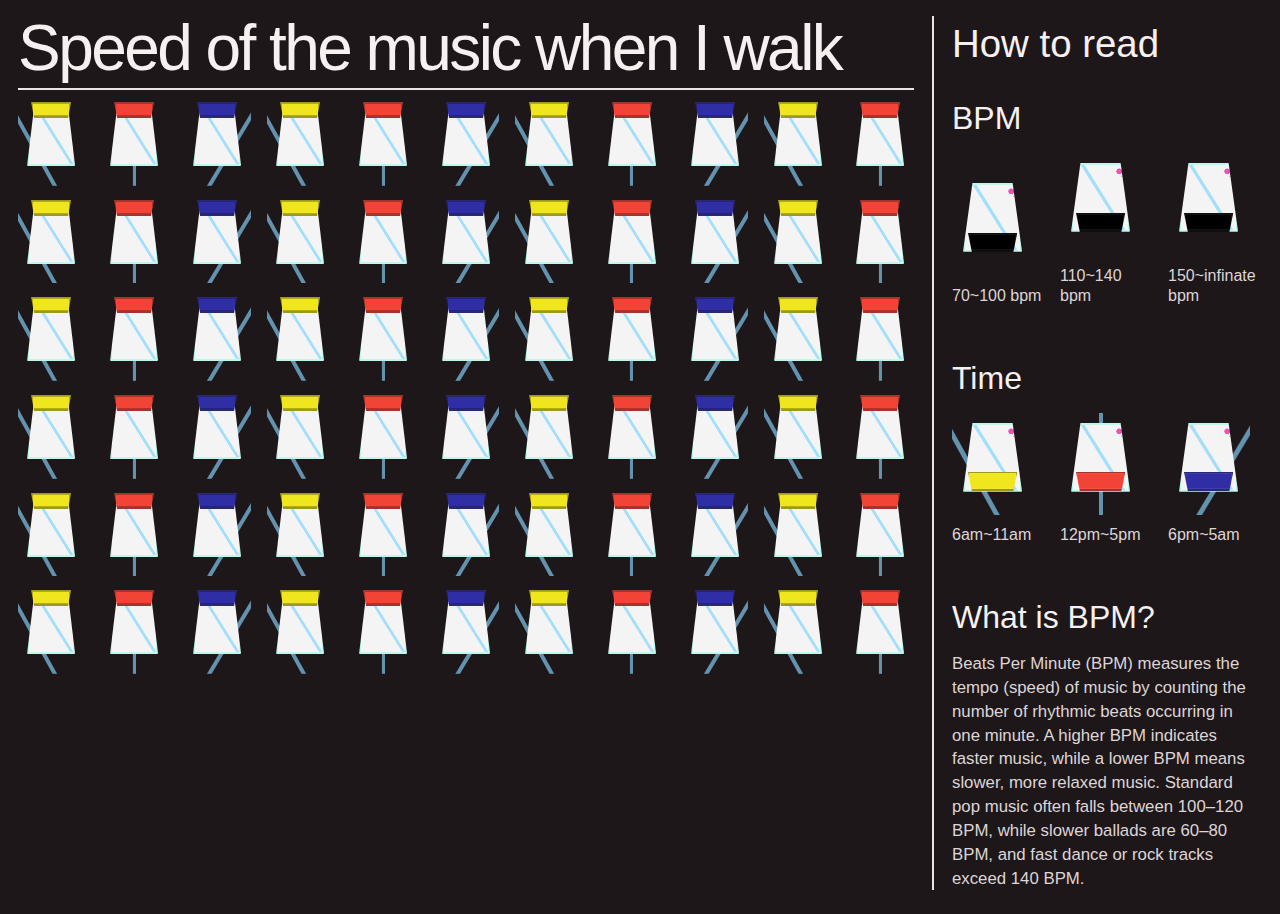
<file: index.html>
<!DOCTYPE html>
<html lang="ko">
<head>
  <meta charset="UTF-8" />
  <meta name="viewport" content="width=device-width, initial-scale=1.0" />
  <title>Speed of the music when I walk</title>
  <link rel="stylesheet" href="styles.css" />
</head>
<body class="poster-page">
  <main class="poster-shell">
    <section class="poster-left">
      <header class="hero">
        <h1>Speed of the music when I walk</h1>
      </header>

      <section class="icon-grid" aria-label="BPM walking music icons">
        <!-- Row 1 -->
        <a class="icon-card yellow" href="motion.html?color=yellow&date=02/27&motion=sway-left" aria-label="02/27 yellow icon"></a>
        <a class="icon-card red" href="motion.html?color=red&date=02/27&motion=bounce" aria-label="02/27 red icon"></a>
        <a class="icon-card blue" href="motion.html?color=blue&date=02/28&motion=sway-right" aria-label="02/28 blue icon"></a>
        <a class="icon-card yellow" href="motion.html?color=yellow&date=03/01&motion=sway-left"></a>
        <a class="icon-card red" href="motion.html?color=red&date=03/01&motion=bounce"></a>
        <a class="icon-card blue" href="motion.html?color=blue&date=03/01&motion=sway-right"></a>
        <a class="icon-card yellow" href="motion.html?color=yellow&date=03/01&motion=sway-left"></a>
        <a class="icon-card red" href="motion.html?color=red&date=03/02&motion=bounce"></a>
        <a class="icon-card blue" href="motion.html?color=blue&date=03/02&motion=sway-right"></a>
        <a class="icon-card yellow" href="motion.html?color=yellow&date=03/03&motion=sway-left"></a>
        <a class="icon-card red" href="motion.html?color=red&date=03/03&motion=bounce"></a>

        <!-- Row 2 -->
        <a class="icon-card yellow" href="motion.html?color=yellow&date=03/03&motion=sway-left"></a>
        <a class="icon-card red" href="motion.html?color=red&date=03/04&motion=bounce"></a>
        <a class="icon-card blue" href="motion.html?color=blue&date=03/04&motion=sway-right"></a>
        <a class="icon-card yellow" href="motion.html?color=yellow&date=03/04&motion=sway-left"></a>
        <a class="icon-card red" href="motion.html?color=red&date=03/04&motion=bounce"></a>
        <a class="icon-card blue" href="motion.html?color=blue&date=03/05&motion=sway-right"></a>
        <a class="icon-card yellow" href="motion.html?color=yellow&date=03/05&motion=sway-left"></a>
        <a class="icon-card red" href="motion.html?color=red&date=03/05&motion=bounce"></a>
        <a class="icon-card blue" href="motion.html?color=blue&date=03/05&motion=sway-right"></a>
        <a class="icon-card yellow" href="motion.html?color=yellow&date=02/27&motion=sway-left"></a>
        <a class="icon-card red" href="motion.html?color=red&date=02/27&motion=bounce"></a>

        <!-- Row 3 -->
        <a class="icon-card yellow" href="motion.html?color=yellow&date=02/27&motion=sway-left"></a>
        <a class="icon-card red" href="motion.html?color=red&date=02/27&motion=bounce"></a>
        <a class="icon-card blue" href="motion.html?color=blue&date=02/27&motion=sway-right"></a>
        <a class="icon-card yellow" href="motion.html?color=yellow&date=02/27&motion=sway-left"></a>
        <a class="icon-card red" href="motion.html?color=red&date=02/27&motion=bounce"></a>
        <a class="icon-card blue" href="motion.html?color=blue&date=02/27&motion=sway-right"></a>
        <a class="icon-card yellow" href="motion.html?color=yellow&date=02/27&motion=sway-left"></a>
        <a class="icon-card red" href="motion.html?color=red&date=02/27&motion=bounce"></a>
        <a class="icon-card blue" href="motion.html?color=blue&date=02/27&motion=sway-right"></a>
        <a class="icon-card yellow" href="motion.html?color=yellow&date=02/27&motion=sway-left"></a>
        <a class="icon-card red" href="motion.html?color=red&date=02/27&motion=bounce"></a>

        <!-- Row 4 -->
        <a class="icon-card yellow" href="motion.html?color=yellow&date=02/27&motion=sway-left"></a>
        <a class="icon-card red" href="motion.html?color=red&date=02/27&motion=bounce"></a>
        <a class="icon-card blue" href="motion.html?color=blue&date=02/27&motion=sway-right"></a>
        <a class="icon-card yellow" href="motion.html?color=yellow&date=02/27&motion=sway-left"></a>
        <a class="icon-card red" href="motion.html?color=red&date=02/27&motion=bounce"></a>
        <a class="icon-card blue" href="motion.html?color=blue&date=02/27&motion=sway-right"></a>
        <a class="icon-card yellow" href="motion.html?color=yellow&date=02/27&motion=sway-left"></a>
        <a class="icon-card red" href="motion.html?color=red&date=02/27&motion=bounce"></a>
        <a class="icon-card blue" href="motion.html?color=blue&date=02/27&motion=sway-right"></a>
        <a class="icon-card yellow" href="motion.html?color=yellow&date=02/27&motion=sway-left"></a>
        <a class="icon-card red" href="motion.html?color=red&date=02/27&motion=bounce"></a>

        <!-- Row 5 -->
        <a class="icon-card yellow" href="motion.html?color=yellow&date=02/27&motion=sway-left"></a>
        <a class="icon-card red" href="motion.html?color=red&date=02/27&motion=bounce"></a>
        <a class="icon-card blue" href="motion.html?color=blue&date=02/27&motion=sway-right"></a>
        <a class="icon-card yellow" href="motion.html?color=yellow&date=02/27&motion=sway-left"></a>
        <a class="icon-card red" href="motion.html?color=red&date=02/27&motion=bounce"></a>
        <a class="icon-card blue" href="motion.html?color=blue&date=02/27&motion=sway-right"></a>
        <a class="icon-card yellow" href="motion.html?color=yellow&date=02/27&motion=sway-left"></a>
        <a class="icon-card red" href="motion.html?color=red&date=02/27&motion=bounce"></a>
        <a class="icon-card blue" href="motion.html?color=blue&date=02/27&motion=sway-right"></a>
        <a class="icon-card yellow" href="motion.html?color=yellow&date=02/27&motion=sway-left"></a>
        <a class="icon-card red" href="motion.html?color=red&date=02/27&motion=bounce"></a>

        <!-- Row 6 -->
        <a class="icon-card yellow" href="motion.html?color=yellow&date=02/27&motion=sway-left"></a>
        <a class="icon-card red" href="motion.html?color=red&date=02/27&motion=bounce"></a>
        <a class="icon-card blue" href="motion.html?color=blue&date=02/27&motion=sway-right"></a>
        <a class="icon-card yellow" href="motion.html?color=yellow&date=02/27&motion=sway-left"></a>
        <a class="icon-card red" href="motion.html?color=red&date=02/27&motion=bounce"></a>
        <a class="icon-card blue" href="motion.html?color=blue&date=02/27&motion=sway-right"></a>
        <a class="icon-card yellow" href="motion.html?color=yellow&date=02/27&motion=sway-left"></a>
        <a class="icon-card red" href="motion.html?color=red&date=02/27&motion=bounce"></a>
        <a class="icon-card blue" href="motion.html?color=blue&date=02/27&motion=sway-right"></a>
        <a class="icon-card yellow" href="motion.html?color=yellow&date=02/27&motion=sway-left"></a>
        <a class="icon-card red" href="motion.html?color=red&date=02/27&motion=bounce"></a>
      </section>
    </section>

    <aside class="poster-right">
      <section class="legend-block">
        <h2>How to read</h2>

        <div class="legend-group">
          <h3>BPM</h3>
          <div class="legend-icons bpm-legend">
            <div>
              <span class="icon-card demo empty"></span>
              <p>70~100 bpm</p>
            </div>
            <div>
              <span class="icon-card demo empty"></span>
              <p>110~140 bpm</p>
            </div>
            <div>
              <span class="icon-card demo empty"></span>
              <p>150~infinate bpm</p>
            </div>
          </div>
        </div>

        <div class="legend-group">
          <h3>Time</h3>
          <div class="legend-icons time-legend">
            <div>
              <span class="icon-card demo yellow"></span>
              <p>6am~11am</p>
            </div>
            <div>
              <span class="icon-card demo red"></span>
              <p>12pm~5pm</p>
            </div>
            <div>
              <span class="icon-card demo blue"></span>
              <p>6pm~5am</p>
            </div>
          </div>
        </div>

        <div class="legend-copy">
          <h3>What is BPM?</h3>
          <p>
            Beats Per Minute (BPM) measures the tempo (speed) of music by counting the number of rhythmic beats occurring in one minute. A higher BPM indicates faster music, while a lower BPM means slower, more relaxed music. Standard pop music often falls between 100–120 BPM, while slower ballads are 60–80 BPM, and fast dance or rock tracks exceed 140 BPM.
          </p>
        </div>
      </section>
    </aside>
  </main>
</body>
</html>
</file>
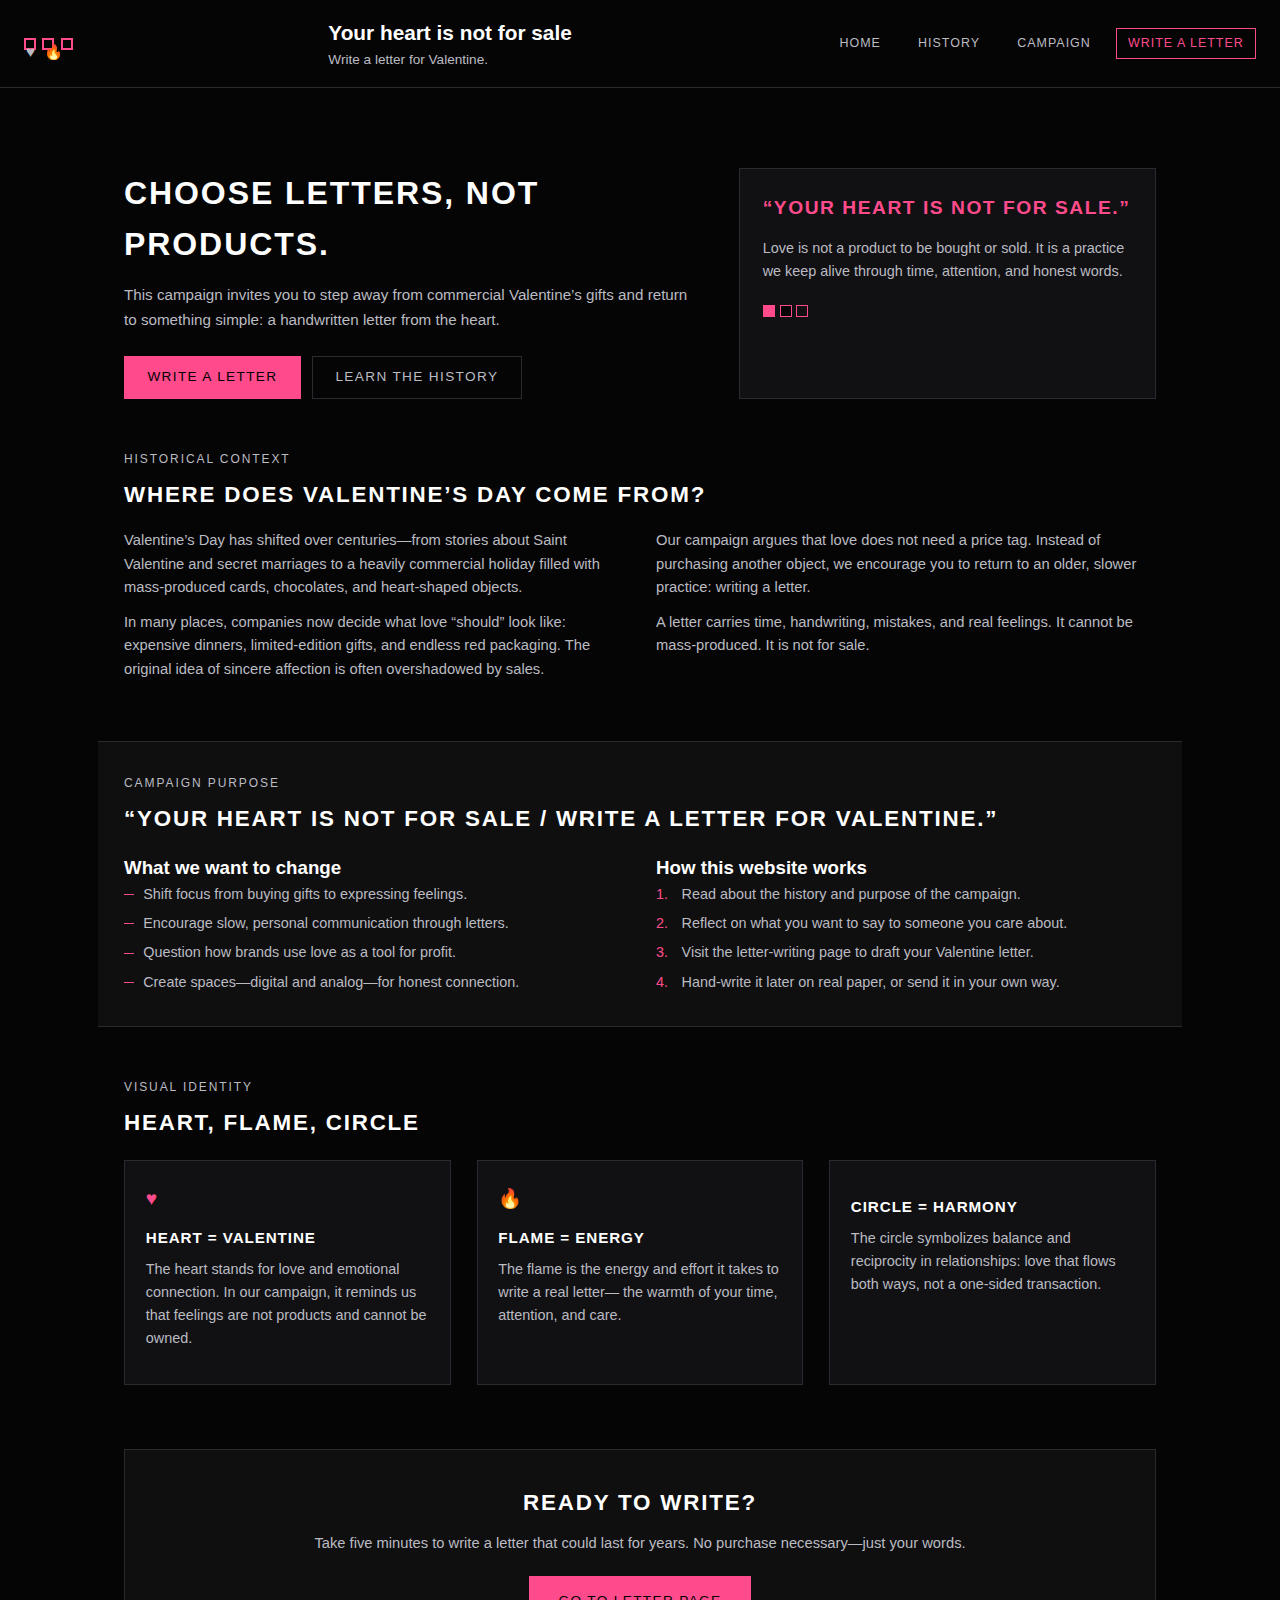
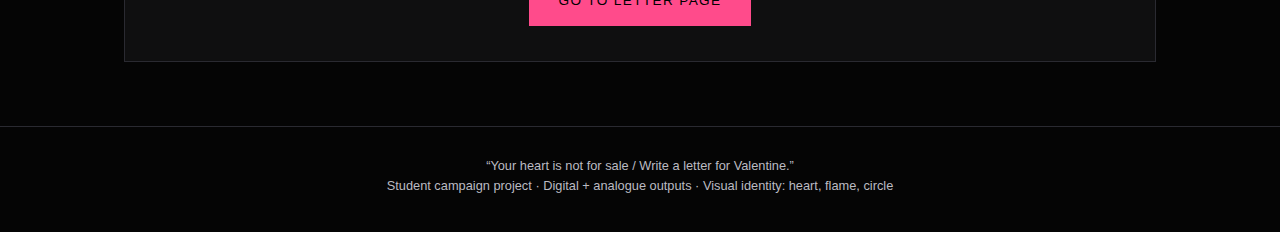
<file: Ds1.html>
<!DOCTYPE html>
<html lang="en">
<head>
  <meta charset="UTF-8">
  <title>Your Heart Is Not For Sale – Campaign</title>
  <link rel="stylesheet" href="style.css">
</head>
<body>
  <header class="site-header">
    <div class="logo-mark">
      <span class="icon-heart">♥</span>
      <span class="icon-flame">🔥</span>
      <span class="icon-circle"></span>
    </div>
    <div class="brand-title">
      <h1>Your heart is not for sale</h1>
      <p class="tagline">Write a letter for Valentine.</p>
    </div>
    <nav class="main-nav">
      <a href="#home">Home</a>
      <a href="#history">History</a>
      <a href="#campaign">Campaign</a>
      <a href="letter.html" class="nav-cta">Write a Letter</a>
    </nav>
  </header>

  <main id="home" class="page-wrapper">
    <!-- HERO SECTION -->
    <section class="hero">
      <div class="hero-text">
        <h2>Choose letters, not products.</h2>
        <p>
          This campaign invites you to step away from commercial Valentine’s gifts
          and return to something simple: a handwritten letter from the heart.
        </p>
        <div class="hero-actions">
          <a href="letter.html" class="btn primary">Write a letter</a>
          <a href="#history" class="btn ghost">Learn the history</a>
        </div>
      </div>
      <div class="hero-card">
        <p class="hero-quote">
          “Your heart is not for sale.”
        </p>
        <p class="hero-small">
          Love is not a product to be bought or sold. It is a practice we keep alive
          through time, attention, and honest words.
        </p>
        <div class="motif-row">
          <div class="motif-dot heart"></div>
          <div class="motif-dot flame"></div>
          <div class="motif-dot circle"></div>
        </div>
      </div>
    </section>

    <!-- HISTORY SECTION -->
    <section id="history" class="section">
      <div class="section-label">Historical context</div>
      <h2>Where does Valentine’s Day come from?</h2>
      <div class="two-column">
        <div>
          <p>
            Valentine’s Day has shifted over centuries—from stories about Saint
            Valentine and secret marriages to a heavily commercial holiday filled
            with mass-produced cards, chocolates, and heart-shaped objects.
          </p>
          <p>
            In many places, companies now decide what love “should” look like:
            expensive dinners, limited-edition gifts, and endless red packaging.
            The original idea of sincere affection is often overshadowed by sales.
          </p>
        </div>
        <div>
          <p>
            Our campaign argues that love does not need a price tag. Instead of
            purchasing another object, we encourage you to return to an older,
            slower practice: writing a letter.
          </p>
          <p>
            A letter carries time, handwriting, mistakes, and real feelings.
            It cannot be mass-produced. It is not for sale.
          </p>
        </div>
      </div>
    </section>

    <!-- CAMPAIGN SECTION -->
    <section id="campaign" class="section section-accent">
      <div class="section-label">Campaign purpose</div>
      <h2>“Your heart is not for sale / Write a letter for Valentine.”</h2>
      <div class="two-column">
        <div>
          <h3>What we want to change</h3>
          <ul class="key-list">
            <li>Shift focus from buying gifts to expressing feelings.</li>
            <li>Encourage slow, personal communication through letters.</li>
            <li>Question how brands use love as a tool for profit.</li>
            <li>Create spaces—digital and analog—for honest connection.</li>
          </ul>
        </div>
        <div>
          <h3>How this website works</h3>
          <ol class="key-list numbered">
            <li>Read about the history and purpose of the campaign.</li>
            <li>Reflect on what you want to say to someone you care about.</li>
            <li>Visit the letter-writing page to draft your Valentine letter.</li>
            <li>Hand-write it later on real paper, or send it in your own way.</li>
          </ol>
        </div>
      </div>
    </section>

    <!-- MOTIFS SECTION -->
    <section class="section">
      <div class="section-label">Visual identity</div>
      <h2>Heart, flame, circle</h2>
      <div class="motif-grid">
        <article class="motif-card">
          <div class="motif-icon heart">♥</div>
          <h3>Heart = Valentine</h3>
          <p>
            The heart stands for love and emotional connection. In our campaign,
            it reminds us that feelings are not products and cannot be owned.
          </p>
        </article>
        <article class="motif-card">
          <div class="motif-icon flame">🔥</div>
          <h3>Flame = Energy</h3>
          <p>
            The flame is the energy and effort it takes to write a real letter—
            the warmth of your time, attention, and care.
          </p>
        </article>
        <article class="motif-card">
          <div class="motif-icon circle"></div>
          <h3>Circle = Harmony</h3>
          <p>
            The circle symbolizes balance and reciprocity in relationships:
            love that flows both ways, not a one-sided transaction.
          </p>
        </article>
      </div>
    </section>

    <!-- CALL TO ACTION -->
    <section class="section section-cta">
      <div class="cta-inner">
        <h2>Ready to write?</h2>
        <p>
          Take five minutes to write a letter that could last for years.
          No purchase necessary—just your words.
        </p>
        <a href="letter.html" class="btn primary large">Go to letter page</a>
      </div>
    </section>
  </main>

  <footer class="site-footer">
    <p>“Your heart is not for sale / Write a letter for Valentine.”</p>
    <p class="small">
      Student campaign project · Digital + analogue outputs · Visual identity: heart, flame, circle
    </p>
  </footer>
</body>
</html>
</file>
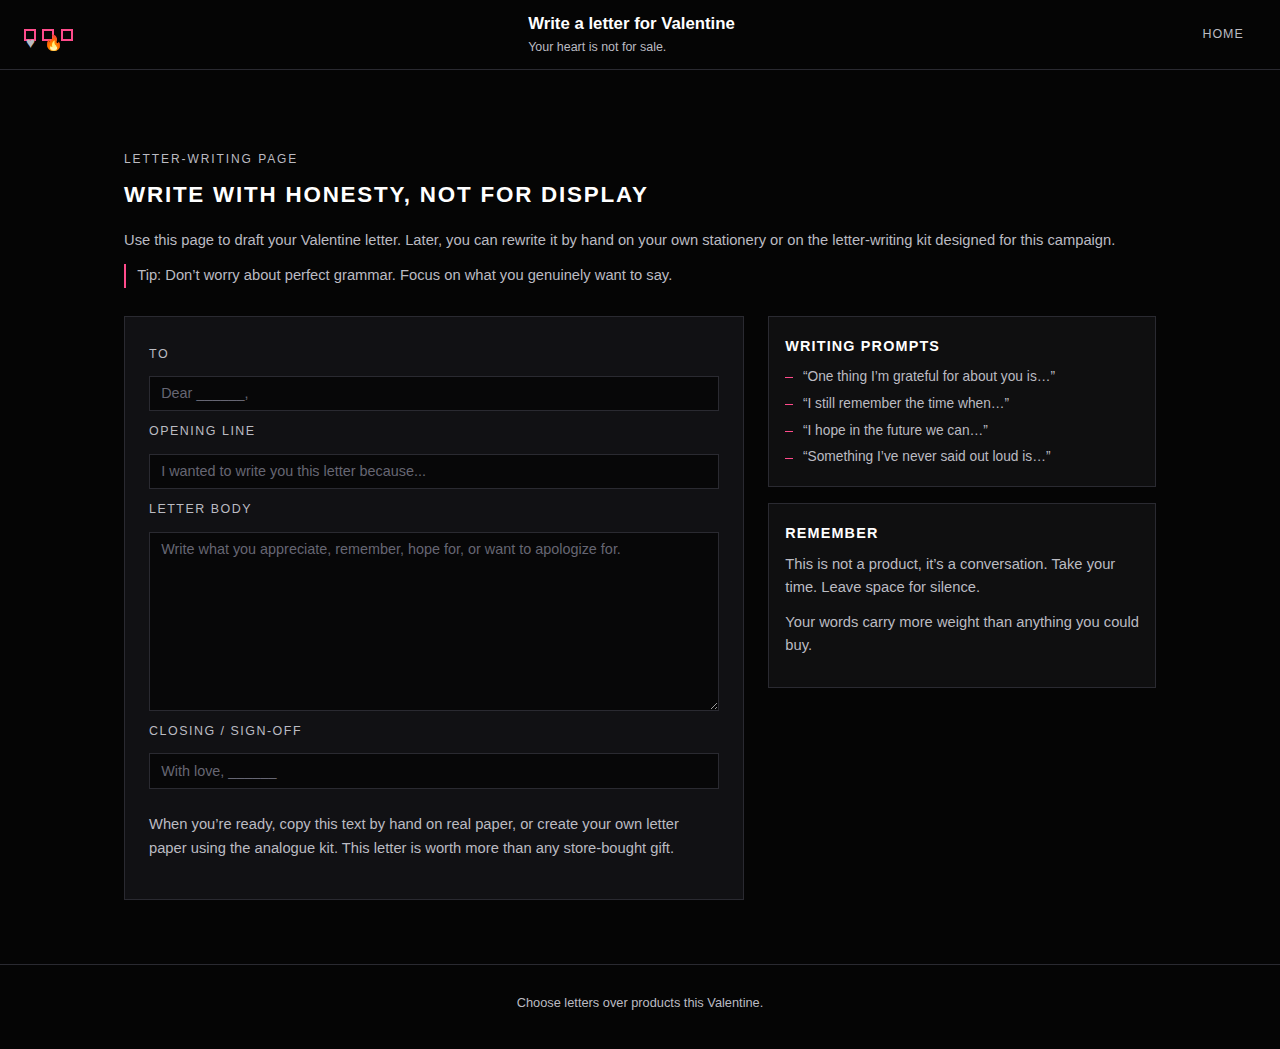
<file: letter.html>
<!DOCTYPE html>
<html lang="en">
<head>
  <meta charset="UTF-8">
  <title>Write a Letter – Your Heart Is Not For Sale</title>
  <link rel="stylesheet" href="style.css">
</head>
<body class="letter-body">
  <header class="site-header compact">
    <div class="logo-mark">
      <span class="icon-heart">♥</span>
      <span class="icon-flame">🔥</span>
      <span class="icon-circle"></span>
    </div>
    <div class="brand-title">
      <h1 class="small-title">Write a letter for Valentine</h1>
      <p class="tagline small-tagline">Your heart is not for sale.</p>
    </div>
    <nav class="main-nav">
      <a href="index.html">Home</a>
    </nav>
  </header>

  <main class="page-wrapper letter-page">
    <section class="section">
      <div class="section-label">Letter-writing page</div>
      <h2>Write with honesty, not for display</h2>
      <p>
        Use this page to draft your Valentine letter. Later, you can rewrite it by hand
        on your own stationery or on the letter-writing kit designed for this campaign.
      </p>
      <p class="hint">
        Tip: Don’t worry about perfect grammar. Focus on what you genuinely want to say.
      </p>
    </section>

    <section class="section letter-layout">
      <div class="letter-panel">
        <form class="letter-form" autocomplete="off">
          <label for="to">To</label>
          <input id="to" name="to" type="text" placeholder="Dear ______," />

          <label for="opening">Opening line</label>
          <input id="opening" name="opening" type="text"
                 placeholder="I wanted to write you this letter because..." />

          <label for="body">Letter body</label>
          <textarea id="body" name="body" rows="10"
            placeholder="Write what you appreciate, remember, hope for, or want to apologize for."></textarea>

          <label for="closing">Closing / Sign-off</label>
          <input id="closing" name="closing" type="text"
                 placeholder="With love, ______" />

          <p class="note">
            When you’re ready, copy this text by hand on real paper, or create your own letter paper
            using the analogue kit. This letter is worth more than any store-bought gift.
          </p>
        </form>
      </div>

      <aside class="letter-side">
        <div class="side-card">
          <h3>Writing prompts</h3>
          <ul>
            <li>“One thing I’m grateful for about you is…”</li>
            <li>“I still remember the time when…”</li>
            <li>“I hope in the future we can…”</li>
            <li>“Something I’ve never said out loud is…”</li>
          </ul>
        </div>
        <div class="side-card">
          <h3>Remember</h3>
          <p>
            This is not a product, it’s a conversation. Take your time. Leave space for silence.
          </p>
          <p class="side-quote">
            Your words carry more weight than anything you could buy.
          </p>
        </div>
      </aside>
    </section>
  </main>

  <footer class="site-footer">
    <p>Choose letters over products this Valentine.</p>
  </footer>
</body>
</html>
</file>
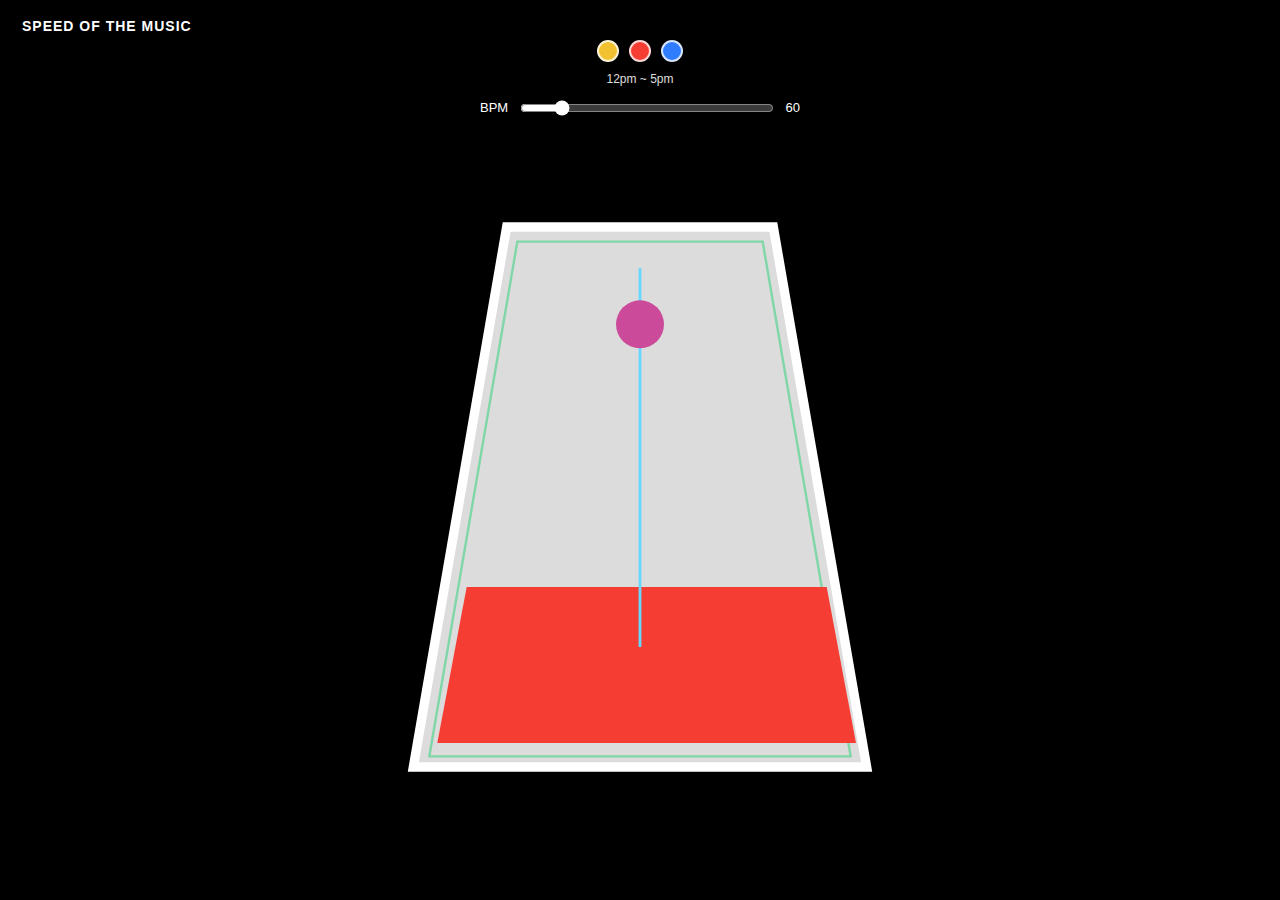
<file: metronome_with_sound.html>
<!DOCTYPE html>
<html lang="ko">
<head>
<meta charset="UTF-8">
<meta name="viewport" content="width=device-width, initial-scale=1.0">
<title>Metronome</title>

<style>
:root{
 --bg:#000;
 --body-fill:#dcdcdc;
 --body-stroke:#ffffff;
 --inner-stroke:#7fd6a7;
 --base-fill:#f53d33;
 --arm:#66d7ff;
 --weight:#cb4a9a;
 --swing-duration:1.35s;
}

*{box-sizing:border-box}

html,body{
 margin:0;
 width:100%;
 height:100%;
 background:var(--bg);
 font-family:Arial, sans-serif;
 color:white;
 overflow:hidden;
}

/* TITLE */
.title{
 position:absolute;
 top:18px;
 left:22px;
 font-size:14px;
 letter-spacing:1px;
 font-weight:600;
}

.wrap{
 min-height:100vh;
 display:grid;
 place-items:center;
 padding:24px;
 gap:18px;
}

.ui{
 display:flex;
 flex-direction:column;
 align-items:center;
 gap:10px;
}

.swatches{
 display:flex;
 gap:10px;
}

.swatch{
 width:22px;
 height:22px;
 border-radius:50%;
 border:2px solid rgba(255,255,255,0.8);
 cursor:pointer;
}

.swatch.yellow{background:#f2c230}
.swatch.red{background:#f53d33}
.swatch.blue{background:#2f7cff}

.time-info{
 min-height:16px;
 font-size:12px;
 opacity:.86;
}

/* BPM */
.bpm-row{
 display:flex;
 align-items:center;
 gap:10px;
 width:min(320px,78vw);
 justify-content:center;
}

.bpm-row label,
.bpm-row output{
 font-size:13px;
 white-space:nowrap;
}

.bpm-row input[type="range"]{
 width:100%;
 accent-color:#ffffff;
}

svg{
 width:min(72vmin,560px);
 height:auto;
 display:block;
}

.arm-group{
 transform-box:fill-box;
 transform-origin:50% 100%;
 animation:swing var(--swing-duration) ease-in-out infinite alternate;
}

@keyframes swing{
 0%{transform:rotate(-18deg)}
 100%{transform:rotate(18deg)}
}
</style>
</head>

<body>

<div class="title">SPEED OF THE MUSIC</div>

<div class="wrap">

<div class="ui">

<div class="swatches">
<button class="swatch yellow" data-color="#f2c230" data-time="6am ~ 11am"></button>
<button class="swatch red" data-color="#f53d33" data-time="12pm ~ 5pm"></button>
<button class="swatch blue" data-color="#2f7cff" data-time="6pm ~ 5am"></button>
</div>

<div class="time-info" id="timeInfo">12pm ~ 5pm</div>

<div class="bpm-row">
<label for="bpmSlider">BPM</label>
<input id="bpmSlider" type="range" min="30" max="240" value="60">
<output id="bpmValue">60</output>
</div>

</div>

<svg viewBox="0 0 420 520">

<polygon points="110,45 310,45 380,450 40,450"
fill="var(--body-fill)" stroke="var(--body-stroke)" stroke-width="7"/>

<polygon points="118,56 302,56 368,442 52,442"
fill="none" stroke="var(--inner-stroke)" stroke-width="1.8"/>

<polygon points="80,315 350,315 372,432 58,432"
fill="var(--base-fill)"/>

<g class="arm-group">
<line x1="210" y1="76" x2="210" y2="360"
stroke="var(--arm)" stroke-width="2.1"/>
<circle cx="210" cy="118" r="18" fill="var(--weight)"/>
</g>

</svg>

</div>

<script>

/* COLOR */
const root=document.documentElement
const swatches=document.querySelectorAll(".swatch")
const timeInfo=document.getElementById("timeInfo")

function setColor(btn){
 root.style.setProperty("--base-fill",btn.dataset.color)
 timeInfo.textContent=btn.dataset.time
}

swatches.forEach(b=>{
 b.addEventListener("click",()=>setColor(b))
})

/* BPM + ANIMATION */
const bpmSlider=document.getElementById("bpmSlider")
const bpmValue=document.getElementById("bpmValue")

let bpm=60
let tickInterval

function updateBpm(v){
 bpm=Number(v)
 bpmValue.textContent=bpm
 const duration=60/bpm
 root.style.setProperty("--swing-duration",duration+"s")
 startTick()
}

bpmSlider.addEventListener("input",e=>updateBpm(e.target.value))

/* METRONOME SOUND */
const audioCtx=new (window.AudioContext||window.webkitAudioContext)()

function tick(){
 const osc=audioCtx.createOscillator()
 const gain=audioCtx.createGain()

 osc.type="square"
 osc.frequency.value=1200

 gain.gain.setValueAtTime(1,audioCtx.currentTime)
 gain.gain.exponentialRampToValueAtTime(0.001,audioCtx.currentTime+0.03)

 osc.connect(gain)
 gain.connect(audioCtx.destination)

 osc.start()
 osc.stop(audioCtx.currentTime+0.03)
}

function startTick(){
 if(tickInterval) clearInterval(tickInterval)
 const interval=(60/bpm)*1000
 tickInterval=setInterval(tick,interval)
}

/* START */
updateBpm(60)

/* enable audio after first user interaction */
document.body.addEventListener("click",()=>{
 if(audioCtx.state==="suspended") audioCtx.resume()
},{once:true})

</script>

</body>
</html>
</file>
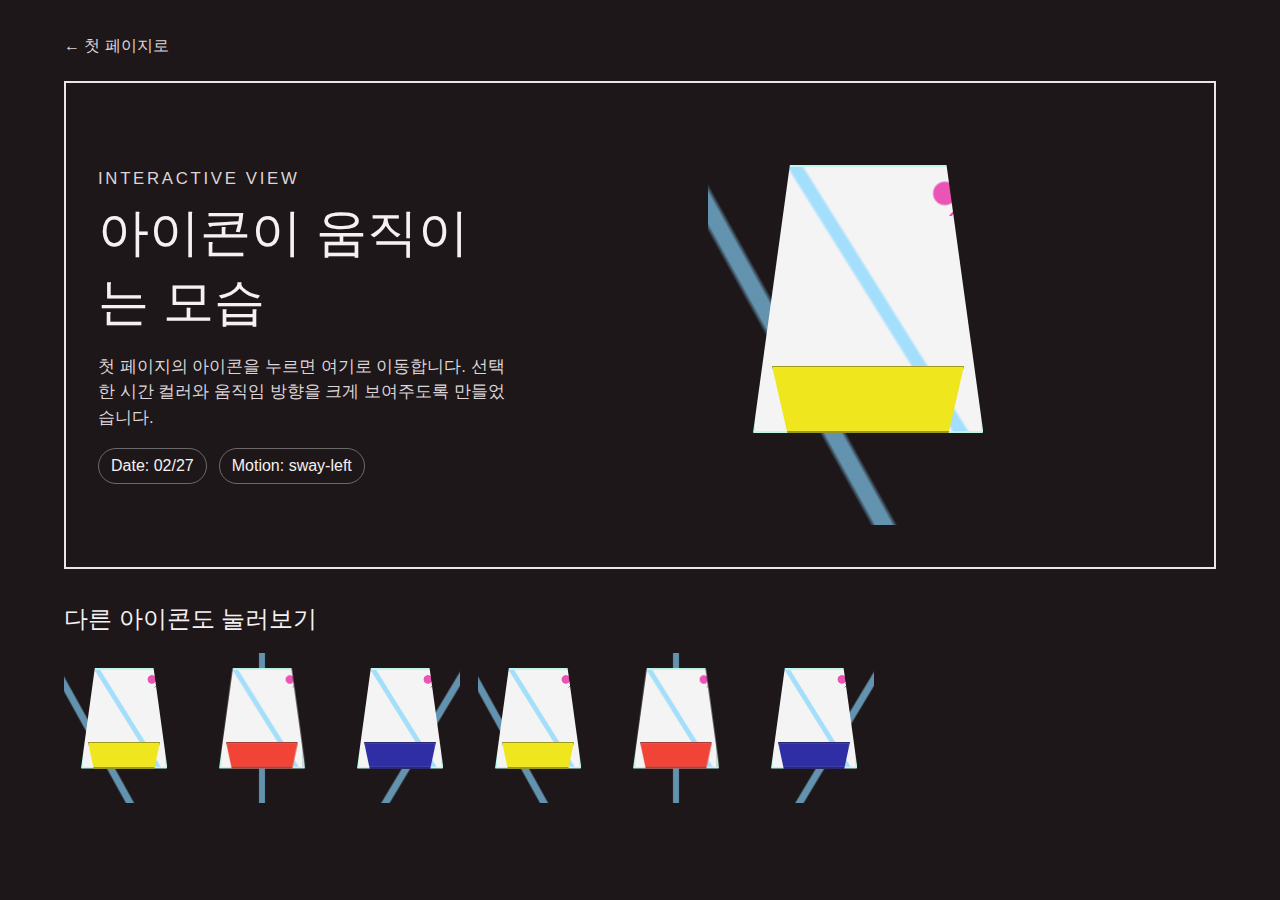
<file: motion.html>
<!DOCTYPE html>
<html lang="ko">
<head>
  <meta charset="UTF-8" />
  <meta name="viewport" content="width=device-width, initial-scale=1.0" />
  <title>Walking Music Motion</title>
  <link rel="stylesheet" href="styles.css" />
</head>
<body class="motion-page">
  <main class="motion-shell">
    <a href="index.html" class="back-link">← 첫 페이지로</a>

    <section class="motion-stage">
      <div class="motion-copy">
        <p class="eyebrow">Interactive view</p>
        <h1>아이콘이 움직이는 모습</h1>
        <p>
          첫 페이지의 아이콘을 누르면 여기로 이동합니다. 선택한 시간 컬러와 움직임 방향을 크게 보여주도록 만들었습니다.
        </p>
        <div class="motion-meta">
          <span id="selectedDate">Date: 02/27</span>
          <span id="selectedType">Motion: sway-left</span>
        </div>
      </div>

      <div class="motion-preview-wrap">
        <div id="previewIcon" class="icon-card jumbo yellow motion-sway-left"></div>
      </div>
    </section>

    <section class="motion-grid-section">
      <h2>다른 아이콘도 눌러보기</h2>
      <div class="motion-grid">
        <a class="icon-card yellow motion-sway-left" href="motion.html?color=yellow&date=02/27&motion=sway-left"></a>
        <a class="icon-card red motion-bounce" href="motion.html?color=red&date=02/27&motion=bounce"></a>
        <a class="icon-card blue motion-sway-right" href="motion.html?color=blue&date=02/28&motion=sway-right"></a>
        <a class="icon-card yellow motion-sway-left" href="motion.html?color=yellow&date=03/01&motion=sway-left"></a>
        <a class="icon-card red motion-bounce" href="motion.html?color=red&date=03/01&motion=bounce"></a>
        <a class="icon-card blue motion-sway-right" href="motion.html?color=blue&date=03/01&motion=sway-right"></a>
      </div>
    </section>
  </main>

  <script>
    const params = new URLSearchParams(window.location.search);
    const color = params.get('color') || 'yellow';
    const date = params.get('date') || '02/27';
    const motion = params.get('motion') || 'sway-left';

    const previewIcon = document.getElementById('previewIcon');
    const selectedDate = document.getElementById('selectedDate');
    const selectedType = document.getElementById('selectedType');

    previewIcon.className = `icon-card jumbo ${color} motion-${motion}`;
    selectedDate.textContent = `Date: ${date}`;
    selectedType.textContent = `Motion: ${motion}`;
  </script>
</body>
</html>
</file>
<file: styles.css>
:root {
  --bg: #1d1719;
  --line: #ece5e5;
  --text: #f6f0f1;
  --muted: #ddd5d7;
  --mint: #bff8eb;
  --pink: #ea54b6;
  --yellow: #efe61d;
  --red: #f14437;
  --blue: #302ea4;
}

* { box-sizing: border-box; }
html, body { margin: 0; padding: 0; }
body {
  font-family: Arial, Helvetica, sans-serif;
  background: var(--bg);
  color: var(--text);
}

a { color: inherit; text-decoration: none; }

.poster-shell {
  width: min(1400px, 100%);
  margin: 0 auto;
  min-height: 100vh;
  padding: 16px 18px 24px;
  display: grid;
  grid-template-columns: minmax(0, 1fr) 330px;
  gap: 0;
}

.poster-left {
  padding-right: 18px;
}

.hero {
  border-bottom: 2px solid var(--line);
  margin-bottom: 12px;
}

.hero h1 {
  margin: 0 0 8px;
  font-size: clamp(2.5rem, 5vw, 4.4rem);
  font-weight: 300;
  letter-spacing: -0.04em;
  line-height: 1;
}

.poster-right {
  border-left: 2px solid var(--line);
  padding-left: 18px;
}

.legend-block h2 {
  margin: 6px 0 34px;
  font-size: clamp(2rem, 3vw, 3.2rem);
  font-weight: 300;
}

.legend-group { margin-bottom: 54px; }
.legend-group h3,
.legend-copy h3 {
  font-size: 2rem;
  font-weight: 400;
  margin: 0 0 16px;
}

.legend-icons {
  display: grid;
  grid-template-columns: repeat(3, 1fr);
  gap: 14px;
  align-items: end;
}

.legend-icons p {
  margin: 10px 0 0;
  font-size: 1rem;
  color: var(--muted);
  line-height: 1.25;
}

.legend-copy p {
  color: var(--muted);
  font-size: 1.05rem;
  line-height: 1.42;
  margin: 0;
}

.icon-grid {
  display: grid;
  grid-template-columns: repeat(11, minmax(54px, 1fr));
  gap: 14px 16px;
}

.icon-card {
  position: relative;
  display: block;
  width: 100%;
  aspect-ratio: 0.8 / 1;
  transition: transform 0.2s ease, filter 0.2s ease;
}

.icon-card:hover {
  transform: translateY(-2px) scale(1.03);
  filter: brightness(1.08);
}

.icon-card::before {
  content: "";
  position: absolute;
  inset: 9% 12% 20% 12%;
  background: #f1f2f2;
  clip-path: polygon(16% 0%, 84% 0%, 100% 100%, 0% 100%);
  border: 2px solid var(--mint);
  box-shadow: 0 0 0 1px rgba(0,0,0,0.18) inset;
}

.icon-card::after {
  content: "";
  position: absolute;
  left: 16%;
  right: 16%;
  bottom: 21%;
  height: 17%;
  background: var(--yellow);
  border: 2px solid rgba(0,0,0,0.15);
}

.icon-card.yellow::after { background: var(--yellow); }
.icon-card.red::after { background: var(--red); }
.icon-card.blue::after { background: var(--blue); }
.icon-card.empty::after { background: #000; }

.icon-card .date { display: none; }

.icon-card::marker { content: ""; }

.icon-card span { display: none; }

.icon-card::selection { background: transparent; }

.icon-card::before,
.icon-card::after { pointer-events: none; }

.icon-card.yellow {
  background:
    linear-gradient(61deg, transparent 0 30%, rgba(137,213,255,0.65) 31%, rgba(137,213,255,0.65) 34%, transparent 35%) center/100% 100% no-repeat;
}

.icon-card.red {
  background:
    linear-gradient(90deg, transparent 47%, rgba(137,213,255,0.65) 48%, rgba(137,213,255,0.65) 52%, transparent 53%) center/100% 100% no-repeat;
}

.icon-card.blue {
  background:
    linear-gradient(121deg, transparent 0 62%, rgba(137,213,255,0.65) 63%, rgba(137,213,255,0.65) 66%, transparent 67%) center/100% 100% no-repeat;
}

.icon-card::after,
.icon-card::before,
.icon-card {
  border-radius: 1px;
}

.icon-card[href]::selection { background: transparent; }

.icon-card[href] {
  cursor: pointer;
}

.icon-card.demo { width: 100%; max-width: 82px; }

.icon-grid .icon-card::after,
.motion-grid .icon-card::after,
.legend-icons .icon-card::after,
.motion-preview-wrap .icon-card::after {
  box-shadow: 0 0 0 1px rgba(255,255,255,0.08) inset;
}

.icon-grid .icon-card::before,
.motion-grid .icon-card::before,
.legend-icons .icon-card::before,
.motion-preview-wrap .icon-card::before {
  content: "";
}

.icon-grid .icon-card::after,
.icon-grid .icon-card::before,
.icon-grid .icon-card {
  overflow: visible;
}

.icon-grid .icon-card:after,
.legend-icons .icon-card:after,
.motion-grid .icon-card:after,
.motion-preview-wrap .icon-card:after {
  border-top: none;
}

.icon-grid .icon-card::before,
.legend-icons .icon-card::before,
.motion-grid .icon-card::before,
.motion-preview-wrap .icon-card::before {
  background-image:
    radial-gradient(circle at 84% 13%, var(--pink) 0 5%, transparent 6%),
    linear-gradient(58deg, transparent 0 77%, var(--pink) 78% 82%, transparent 83%),
    linear-gradient(132deg, transparent 0 76%, var(--pink) 77% 81%, transparent 82%);
  background-repeat: no-repeat;
  background-size: 100% 100%, 22% 16%, 18% 16%;
  background-position: center, 92% 8%, 88% 4%;
}

.icon-grid .icon-card::after,
.motion-grid .icon-card::after,
.legend-icons .icon-card::after,
.motion-preview-wrap .icon-card::after {
  z-index: 1;
}

.icon-grid .icon-card::before,
.motion-grid .icon-card::before,
.legend-icons .icon-card::before,
.motion-preview-wrap .icon-card::before {
  z-index: 0;
}

.icon-grid .icon-card::before,
.motion-grid .icon-card::before,
.legend-icons .icon-card::before,
.motion-preview-wrap .icon-card::before {
  box-shadow: none;
}

.icon-grid .icon-card::after,
.motion-grid .icon-card::after,
.legend-icons .icon-card::after,
.motion-preview-wrap .icon-card::after {
  clip-path: polygon(0 0, 100% 0, 92% 100%, 8% 100%);
}

.icon-grid .icon-card::before,
.motion-grid .icon-card::before,
.legend-icons .icon-card::before,
.motion-preview-wrap .icon-card::before {
  clip-path: polygon(16% 0%, 84% 0%, 100% 100%, 0% 100%);
}

.icon-grid .icon-card::after,
.motion-grid .icon-card::after,
.legend-icons .icon-card::after,
.motion-preview-wrap .icon-card::after {
  content: "";
}

.icon-grid .icon-card::before,
.motion-grid .icon-card::before,
.legend-icons .icon-card::before,
.motion-preview-wrap .icon-card::before {
  position: absolute;
}

.icon-grid .icon-card::after,
.motion-grid .icon-card::after,
.legend-icons .icon-card::after,
.motion-preview-wrap .icon-card::after {
  position: absolute;
}

.icon-card::before {
  background-color: #eeefef;
}

.icon-card::after { border-radius: 0; }

.icon-card::after,
.icon-card::before {
  transform-origin: center center;
}

.icon-card::after {
  content: "";
}

.icon-card::before {
  content: "";
}

.icon-grid .icon-card::after {
  content: "";
}

.icon-grid .icon-card::before {
  content: "";
}

.icon-grid .icon-card {
  padding-bottom: 12px;
}

.icon-grid .icon-card::after,
.icon-grid .icon-card::before {
  top: 0;
}

.icon-grid .icon-card::before,
.motion-grid .icon-card::before,
.legend-icons .icon-card::before,
.motion-preview-wrap .icon-card::before {
  border: 2px solid var(--mint);
}

.icon-grid .icon-card::after,
.motion-grid .icon-card::after,
.legend-icons .icon-card::after,
.motion-preview-wrap .icon-card::after {
  border: 1px solid rgba(34, 34, 34, 0.4);
}

.icon-grid .icon-card::before,
.icon-grid .icon-card::after {
  filter: drop-shadow(0 0 0 rgba(0,0,0,0));
}

.icon-grid .icon-card:focus-visible,
.motion-grid .icon-card:focus-visible,
.back-link:focus-visible {
  outline: 2px solid #fff;
  outline-offset: 3px;
}

.icon-grid .icon-card::after,
.motion-grid .icon-card::after,
.legend-icons .icon-card::after,
.motion-preview-wrap .icon-card::after,
.icon-grid .icon-card::before,
.motion-grid .icon-card::before,
.legend-icons .icon-card::before,
.motion-preview-wrap .icon-card::before {
  inset-inline: auto;
}

.icon-grid .icon-card::before,
.motion-grid .icon-card::before,
.legend-icons .icon-card::before,
.motion-preview-wrap .icon-card::before {
  top: 6%; left: 14%; right: 14%; bottom: 22%;
}

.icon-grid .icon-card::after,
.motion-grid .icon-card::after,
.legend-icons .icon-card::after,
.motion-preview-wrap .icon-card::after {
  left: 20%; right: 20%; bottom: 22%; height: 16%;
}

.icon-grid .icon-card::after,
.icon-grid .icon-card::before {
  pointer-events: none;
}

.icon-grid .icon-card:nth-child(n)::after,
.icon-grid .icon-card:nth-child(n)::before {
  content: "";
}

.icon-grid .icon-card::after,
.icon-grid .icon-card::before,
.motion-grid .icon-card::after,
.motion-grid .icon-card::before,
.legend-icons .icon-card::after,
.legend-icons .icon-card::before,
.motion-preview-wrap .icon-card::after,
.motion-preview-wrap .icon-card::before {
  background-clip: padding-box;
}

.icon-grid .icon-card::after,
.motion-grid .icon-card::after,
.legend-icons .icon-card::after,
.motion-preview-wrap .icon-card::after {
  margin-bottom: 0;
}

.icon-grid .icon-card::before,
.motion-grid .icon-card::before,
.legend-icons .icon-card::before,
.motion-preview-wrap .icon-card::before {
  margin-bottom: 0;
}

.icon-grid .icon-card::after,
.motion-grid .icon-card::after,
.legend-icons .icon-card::after,
.motion-preview-wrap .icon-card::after,
.icon-grid .icon-card::before,
.motion-grid .icon-card::before,
.legend-icons .icon-card::before,
.motion-preview-wrap .icon-card::before {
  inset-block: auto;
}

.icon-grid .icon-card::before,
.motion-grid .icon-card::before,
.legend-icons .icon-card::before,
.motion-preview-wrap .icon-card::before {
  inset: 10% 14% 23% 14%;
}

.icon-grid .icon-card::after,
.motion-grid .icon-card::after,
.legend-icons .icon-card::after,
.motion-preview-wrap .icon-card::after {
  inset: auto 20% 23% 20%;
  height: 16%;
}

.icon-grid .icon-card::after,
.motion-grid .icon-card::after,
.legend-icons .icon-card::after,
.motion-preview-wrap .icon-card::after {
  bottom: 23%;
}

.icon-grid .icon-card::before,
.motion-grid .icon-card::before,
.legend-icons .icon-card::before,
.motion-preview-wrap .icon-card::before {
  background-image:
    radial-gradient(circle at 84% 10%, var(--pink) 0 3.5%, transparent 4.2%),
    linear-gradient(58deg, transparent 0 50%, rgba(129,213,255,0.7) 51% 54%, transparent 55%),
    linear-gradient(58deg, transparent 0 83%, var(--pink) 84% 87%, transparent 88%),
    linear-gradient(132deg, transparent 0 84%, var(--pink) 85% 88%, transparent 89%);
  background-size: 100% 100%, 100% 100%, 18% 16%, 16% 16%;
  background-position: center, center, 96% 10%, 89% 3%;
}

.icon-card::after { z-index: 2; }
.icon-card::before { z-index: 1; }
.icon-card { isolation: isolate; }

.icon-card::before,
.icon-card::after { will-change: transform; }

.icon-card::before,
.icon-card::after {
  content: "";
}

.icon-grid .icon-card::after {
  content: "";
}

.icon-grid .icon-card::before {
  content: "";
}

.icon-grid .icon-card:nth-child(11n + 1)::after,
.icon-grid .icon-card:nth-child(11n + 4)::after,
.icon-grid .icon-card:nth-child(11n + 7)::after,
.icon-grid .icon-card:nth-child(11n + 10)::after {
  background: var(--yellow);
}

.icon-grid .icon-card:nth-child(11n + 2)::after,
.icon-grid .icon-card:nth-child(11n + 5)::after,
.icon-grid .icon-card:nth-child(11n + 8)::after,
.icon-grid .icon-card:nth-child(11n + 11)::after {
  background: var(--red);
}

.icon-grid .icon-card:nth-child(11n + 3)::after,
.icon-grid .icon-card:nth-child(11n + 6)::after,
.icon-grid .icon-card:nth-child(11n + 9)::after {
  background: var(--blue);
}

.icon-grid .icon-card::before,
.icon-grid .icon-card::after {
  transform: none;
}

.icon-grid .icon-card::before,
.icon-grid .icon-card::after {
  transition: inherit;
}

.icon-grid .icon-card::after,
.motion-grid .icon-card::after,
.legend-icons .icon-card::after,
.motion-preview-wrap .icon-card::after {
  background: var(--yellow);
}

.icon-grid .icon-card.red::after,
.motion-grid .icon-card.red::after,
.legend-icons .icon-card.red::after,
.motion-preview-wrap .icon-card.red::after { background: var(--red); }
.icon-grid .icon-card.blue::after,
.motion-grid .icon-card.blue::after,
.legend-icons .icon-card.blue::after,
.motion-preview-wrap .icon-card.blue::after { background: var(--blue); }
.icon-grid .icon-card.empty::after,
.motion-grid .icon-card.empty::after,
.legend-icons .icon-card.empty::after,
.motion-preview-wrap .icon-card.empty::after { background: #000; }

.icon-card[href]::after,
.icon-card[href]::before { pointer-events: none; }

.icon-grid .icon-card::after,
.motion-grid .icon-card::after,
.legend-icons .icon-card::after,
.motion-preview-wrap .icon-card::after,
.icon-grid .icon-card::before,
.motion-grid .icon-card::before,
.legend-icons .icon-card::before,
.motion-preview-wrap .icon-card::before { left: auto; }

.icon-grid .icon-card::before,
.motion-grid .icon-card::before,
.legend-icons .icon-card::before,
.motion-preview-wrap .icon-card::before { left: 14%; right: 14%; }
.icon-grid .icon-card::after,
.motion-grid .icon-card::after,
.legend-icons .icon-card::after,
.motion-preview-wrap .icon-card::after { left: 20%; right: 20%; }

.icon-grid .icon-card::after,
.motion-grid .icon-card::after,
.legend-icons .icon-card::after,
.motion-preview-wrap .icon-card::after { top: auto; }
.icon-grid .icon-card::before,
.motion-grid .icon-card::before,
.legend-icons .icon-card::before,
.motion-preview-wrap .icon-card::before { top: 10%; }

.icon-grid .icon-card::before,
.motion-grid .icon-card::before,
.legend-icons .icon-card::before,
.motion-preview-wrap .icon-card::before { bottom: 23%; }

.icon-grid .icon-card::after,
.motion-grid .icon-card::after,
.legend-icons .icon-card::after,
.motion-preview-wrap .icon-card::after { bottom: 23%; }

.icon-grid .icon-card::after,
.motion-grid .icon-card::after,
.legend-icons .icon-card::after,
.motion-preview-wrap .icon-card::after { height: 16%; }

.icon-grid .icon-card::before,
.motion-grid .icon-card::before,
.legend-icons .icon-card::before,
.motion-preview-wrap .icon-card::before { bottom: 23%; }

.icon-grid .icon-card::after,
.motion-grid .icon-card::after,
.legend-icons .icon-card::after,
.motion-preview-wrap .icon-card::after { bottom: 23%; }

.icon-grid .icon-card::after,
.motion-grid .icon-card::after,
.legend-icons .icon-card::after,
.motion-preview-wrap .icon-card::after,
.icon-grid .icon-card::before,
.motion-grid .icon-card::before,
.legend-icons .icon-card::before,
.motion-preview-wrap .icon-card::before { position: absolute; }

.icon-grid .icon-card::after,
.motion-grid .icon-card::after,
.legend-icons .icon-card::after,
.motion-preview-wrap .icon-card::after { border-bottom-width: 2px; }

.icon-card::after,
.icon-card::before { display: block; }

.icon-card::after { content: ""; }
.icon-card::before { content: ""; }

.icon-card + .date-label { display: none; }

.icon-grid .icon-card:nth-child(-n+22)::after,
.icon-grid .icon-card:nth-child(-n+22)::before { }

.icon-grid .icon-card::after {
  box-shadow: 0 0 0 1px rgba(0,0,0,0.12) inset;
}

.icon-grid .icon-card::before {
  box-shadow: 0 0 0 1px rgba(255,255,255,0.06) inset;
}

.icon-grid .icon-card::after,
.motion-grid .icon-card::after,
.legend-icons .icon-card::after,
.motion-preview-wrap .icon-card::after {
  filter: drop-shadow(0 0 0 transparent);
}

.icon-grid .icon-card::before,
.motion-grid .icon-card::before,
.legend-icons .icon-card::before,
.motion-preview-wrap .icon-card::before {
  filter: drop-shadow(0 0 0 transparent);
}

.icon-grid .icon-card::after,
.motion-grid .icon-card::after,
.legend-icons .icon-card::after,
.motion-preview-wrap .icon-card::after {
  transform: translateZ(0);
}

.icon-grid .icon-card::before,
.motion-grid .icon-card::before,
.legend-icons .icon-card::before,
.motion-preview-wrap .icon-card::before {
  transform: translateZ(0);
}

.icon-grid .icon-card::after,
.icon-grid .icon-card::before {
  transition: transform .2s ease, filter .2s ease;
}

.icon-grid .icon-card:hover::before,
.icon-grid .icon-card:hover::after {
  transform: scale(1.01);
}

.icon-grid .icon-card::before,
.motion-grid .icon-card::before,
.legend-icons .icon-card::before,
.motion-preview-wrap .icon-card::before { background-color: #f4f4f4; }

.icon-grid .icon-card::after,
.motion-grid .icon-card::after,
.legend-icons .icon-card::after,
.motion-preview-wrap .icon-card::after { opacity: 1; }

.icon-grid .icon-card::before,
.motion-grid .icon-card::before,
.legend-icons .icon-card::before,
.motion-preview-wrap .icon-card::before { opacity: 1; }

.icon-grid .icon-card::after,
.icon-grid .icon-card::before,
.motion-grid .icon-card::after,
.motion-grid .icon-card::before,
.legend-icons .icon-card::after,
.legend-icons .icon-card::before,
.motion-preview-wrap .icon-card::after,
.motion-preview-wrap .icon-card::before { }

.icon-grid .icon-card::after,
.icon-grid .icon-card::before {
  transform-origin: center 70%;
}

.icon-grid .icon-card:nth-child(3n+1) { background-position: center; }
.icon-grid .icon-card:nth-child(3n+2) { background-position: center; }
.icon-grid .icon-card:nth-child(3n+3) { background-position: center; }

.icon-grid .icon-card {
  position: relative;
}

.icon-grid .icon-card::before,
.icon-grid .icon-card::after {
  position: absolute;
}

.icon-grid .icon-card::after {
  content: "";
}

.icon-grid .icon-card::before {
  content: "";
}

.icon-grid .icon-card::after {
  content: "";
}

.icon-grid .icon-card::before {
  content: "";
}

.icon-grid .icon-card::after {
  content: "";
}

.icon-grid .icon-card::before {
  content: "";
}

.icon-grid .icon-card::after {
  content: "";
}

.icon-grid .icon-card::before {
  content: "";
}

.icon-grid .icon-card::after,
.icon-grid .icon-card::before {
  pointer-events: none;
}

.icon-grid .icon-card {
  display: flex;
  flex-direction: column;
  align-items: center;
  justify-content: flex-end;
}

.icon-grid .icon-card::after { }

.icon-grid .icon-card::before { }

.icon-grid .icon-card::after,
.icon-grid .icon-card::before { }

.icon-grid .icon-card::after,
.icon-grid .icon-card::before { }

.icon-grid .icon-card::after,
.icon-grid .icon-card::before { }

.icon-grid .icon-card::after,
.icon-grid .icon-card::before { }

.icon-grid .icon-card::after,
.icon-grid .icon-card::before { }

.icon-grid .icon-card::after,
.icon-grid .icon-card::before { }

.icon-grid .icon-card::after,
.icon-grid .icon-card::before { }

.icon-grid .icon-card::after,
.icon-grid .icon-card::before { }

.icon-grid .icon-card::after,
.icon-grid .icon-card::before { }

.icon-grid .icon-card::after,
.icon-grid .icon-card::before { }

.icon-grid .icon-card::after,
.icon-grid .icon-card::before { }

.icon-grid .icon-card::before,
.icon-grid .icon-card::after { }

.icon-grid .icon-card::before { }

.icon-grid .icon-card::after { }

.icon-grid .icon-card::after,
.icon-grid .icon-card::before { }

.icon-grid .icon-card::after,
.icon-grid .icon-card::before { }

.icon-grid .icon-card::after,
.icon-grid .icon-card::before { }

.icon-grid .icon-card::after,
.icon-grid .icon-card::before { }

.icon-grid .icon-card::after,
.icon-grid .icon-card::before { }

.icon-grid .icon-card::after,
.icon-grid .icon-card::before { }

.icon-grid .icon-card::after,
.icon-grid .icon-card::before { }

.icon-grid .icon-card::after,
.icon-grid .icon-card::before { }

.icon-grid .icon-card::after,
.icon-grid .icon-card::before { }

.icon-grid .icon-card::after,
.icon-grid .icon-card::before { }

.icon-grid .icon-card::after,
.icon-grid .icon-card::before { }

.icon-grid .icon-card::after,
.icon-grid .icon-card::before { }

.icon-grid .icon-card::after,
.icon-grid .icon-card::before { }

.icon-grid .icon-card::after,
.icon-grid .icon-card::before { }

.icon-grid .icon-card::before,
.icon-grid .icon-card::after { }

.icon-grid .icon-card::after,
.icon-grid .icon-card::before { }

.icon-grid .icon-card::after,
.icon-grid .icon-card::before { }

.icon-grid .icon-card::after,
.icon-grid .icon-card::before { }

.icon-grid .icon-card::after,
.icon-grid .icon-card::before { }

.icon-grid .icon-card::after,
.icon-grid .icon-card::before { }

.icon-grid .icon-card::after,
.icon-grid .icon-card::before { }

.icon-grid .icon-card::after,
.icon-grid .icon-card::before { }

.icon-grid .icon-card::after,
.icon-grid .icon-card::before { }

.icon-grid .icon-card::after,
.icon-grid .icon-card::before { }

.icon-grid .icon-card::after,
.icon-grid .icon-card::before { }

.icon-grid .icon-card::after,
.icon-grid .icon-card::before { }

.icon-grid .icon-card::after,
.icon-grid .icon-card::before { }

.icon-grid .icon-card::after,
.icon-grid .icon-card::before { }

.icon-grid .icon-card::after,
.icon-grid .icon-card::before { }

.icon-grid .icon-card::after,
.icon-grid .icon-card::before { }

.icon-grid .icon-card::before,
.icon-grid .icon-card::after { }

.icon-grid .icon-card::after,
.icon-grid .icon-card::before { }

.icon-grid .icon-card::after { }
.icon-grid .icon-card::before { }

.icon-grid .icon-card::before,
.icon-grid .icon-card::after { }

.icon-grid .icon-card::after,
.icon-grid .icon-card::before { }

.icon-grid .icon-card::before,
.icon-grid .icon-card::after { }

.icon-grid .icon-card::after { }

.icon-grid .icon-card::before { }

.icon-grid .icon-card::after,
.icon-grid .icon-card::before { }

.icon-grid .icon-card::after,
.icon-grid .icon-card::before { }

.icon-grid .icon-card::after,
.icon-grid .icon-card::before { }

.icon-grid .icon-card::after,
.icon-grid .icon-card::before { }

.icon-grid .icon-card::after,
.icon-grid .icon-card::before { }

.icon-grid .icon-card::after,
.icon-grid .icon-card::before { }

.icon-grid .icon-card::after,
.icon-grid .icon-card::before { }

.icon-grid .icon-card::after,
.icon-grid .icon-card::before { }

.icon-grid .icon-card::after,
.icon-grid .icon-card::before { }

.icon-grid .icon-card::after,
.icon-grid .icon-card::before { }

.icon-grid .icon-card::after,
.icon-grid .icon-card::before { }

.icon-grid .icon-card::after,
.icon-grid .icon-card::before { }

.icon-grid .icon-card::after,
.icon-grid .icon-card::before { }

.icon-grid .icon-card::after,
.icon-grid .icon-card::before { }

.icon-grid .icon-card::after,
.icon-grid .icon-card::before { }

.icon-grid .icon-card::after,
.icon-grid .icon-card::before { }

.icon-grid .icon-card::after,
.icon-grid .icon-card::before { }

.icon-grid .icon-card::after,
.icon-grid .icon-card::before { }

.icon-grid .icon-card::after,
.icon-grid .icon-card::before { }

.icon-grid .icon-card::after,
.icon-grid .icon-card::before { }

.icon-grid .icon-card::after,
.icon-grid .icon-card::before { }

.icon-grid .icon-card::after,
.icon-grid .icon-card::before { }

.icon-grid .icon-card::after,
.icon-grid .icon-card::before { }

.icon-grid .icon-card::after,
.icon-grid .icon-card::before { }

.icon-grid .icon-card::after,
.icon-grid .icon-card::before { }

/* date labels */
.icon-grid .icon-card::selection { background: transparent; }
.icon-grid .icon-card::after {}

.icon-grid .icon-card::before {}

.icon-grid .icon-card::after {}

.icon-grid .icon-card::before {}

.icon-grid .icon-card::after {}

.icon-grid .icon-card::before {}

.icon-grid .icon-card::after {}

.icon-grid .icon-card::before {}

.icon-grid .icon-card::after {}

.icon-grid .icon-card::before {}

.icon-grid .icon-card::after {}

.icon-grid .icon-card::before {}

.icon-grid .icon-card:where(.yellow, .red, .blue)::selection { background: transparent; }

.icon-grid .icon-card::after {}

.icon-grid .icon-card::before {}

.icon-grid .icon-card::after {}

.icon-grid .icon-card::before {}

.icon-grid .icon-card::after {}

.icon-grid .icon-card::before {}

.icon-grid .icon-card::after {}

.icon-grid .icon-card::before {}

.icon-grid .icon-card::after {}

.icon-grid .icon-card::before {}

.icon-grid .icon-card::after {}

.icon-grid .icon-card::before {}

.icon-grid .icon-card {
  padding-bottom: 20px;
}

.icon-grid .icon-card::after,
.icon-grid .icon-card::before { top: 0; }

.icon-grid .icon-card::before,
.icon-grid .icon-card::after { }

.icon-grid .icon-card::after,
.icon-grid .icon-card::before { }

.icon-grid .icon-card::after,
.icon-grid .icon-card::before { }

.icon-grid .icon-card::after,
.icon-grid .icon-card::before { }

.icon-grid .icon-card::after,
.icon-grid .icon-card::before { }

.icon-grid .icon-card::after,
.icon-grid .icon-card::before { }

.icon-grid .icon-card::after,
.icon-grid .icon-card::before { }

.icon-grid .icon-card::after,
.icon-grid .icon-card::before { }

.icon-grid .icon-card::after,
.icon-grid .icon-card::before { }

.icon-grid .icon-card::after,
.icon-grid .icon-card::before { }

.icon-grid .icon-card::after,
.icon-grid .icon-card::before { }

.icon-grid .icon-card::after,
.icon-grid .icon-card::before { }

.icon-grid .icon-card::after,
.icon-grid .icon-card::before { }

.icon-grid .icon-card::after,
.icon-grid .icon-card::before { }

.icon-grid .icon-card::after,
.icon-grid .icon-card::before { }

.icon-grid .icon-card::after,
.icon-grid .icon-card::before { }

.icon-grid .icon-card::after,
.icon-grid .icon-card::before { }

.icon-grid .icon-card::after,
.icon-grid .icon-card::before { }

.icon-grid .icon-card::after,
.icon-grid .icon-card::before { }

.icon-grid .icon-card::after {
  box-shadow: 0 0 0 1px rgba(0,0,0,0.25) inset;
}

.icon-grid .icon-card::before {
  box-shadow: 0 0 0 1px rgba(255,255,255,0.12) inset;
}

.icon-grid .icon-card::after {
  content: attr(data-date);
}

.icon-grid .icon-card::after {
  font-size: 0;
}

.icon-grid .icon-card::before { }

/* second-page layout */
.motion-shell {
  width: min(1200px, 100%);
  margin: 0 auto;
  min-height: 100vh;
  padding: 36px 24px 48px;
}

.back-link {
  display: inline-block;
  margin-bottom: 24px;
  color: var(--muted);
  font-size: 1rem;
}

.motion-stage {
  display: grid;
  grid-template-columns: minmax(280px, 420px) 1fr;
  gap: 36px;
  align-items: center;
  border: 2px solid var(--line);
  padding: 32px;
}

.eyebrow {
  margin: 0 0 8px;
  color: var(--muted);
  text-transform: uppercase;
  letter-spacing: 0.16em;
  font-size: 0.82rem;
}

.motion-copy h1 {
  margin: 0 0 12px;
  font-size: clamp(2rem, 4vw, 3.5rem);
  font-weight: 300;
}

.motion-copy p {
  color: var(--muted);
  line-height: 1.5;
  font-size: 1.05rem;
}

.motion-meta {
  display: flex;
  gap: 12px;
  flex-wrap: wrap;
  margin-top: 18px;
}

.motion-meta span {
  border: 1px solid rgba(255,255,255,0.35);
  padding: 8px 12px;
  border-radius: 999px;
  color: var(--text);
}

.motion-preview-wrap {
  min-height: 420px;
  display: grid;
  place-items: center;
}

.icon-card.jumbo {
  width: min(320px, 55vw);
  max-width: 320px;
}

.motion-grid-section {
  margin-top: 34px;
}

.motion-grid-section h2 {
  font-weight: 400;
  margin: 0 0 18px;
}

.motion-grid {
  display: grid;
  grid-template-columns: repeat(6, minmax(70px, 120px));
  gap: 18px;
}

.motion-bounce {
  animation: bounceMotion 1.4s ease-in-out infinite;
}

.motion-sway-left {
  animation: swayLeft 1.8s ease-in-out infinite;
  transform-origin: 50% 90%;
}

.motion-sway-right {
  animation: swayRight 1.8s ease-in-out infinite;
  transform-origin: 50% 90%;
}

@keyframes bounceMotion {
  0%, 100% { transform: translateY(0) scale(1); }
  25% { transform: translateY(-18px) scale(1.02); }
  50% { transform: translateY(0) scale(0.98); }
  75% { transform: translateY(-8px) scale(1.01); }
}

@keyframes swayLeft {
  0%, 100% { transform: rotate(-8deg) translateX(-6px); }
  50% { transform: rotate(7deg) translateX(4px); }
}

@keyframes swayRight {
  0%, 100% { transform: rotate(8deg) translateX(6px); }
  50% { transform: rotate(-7deg) translateX(-4px); }
}

@media (max-width: 1100px) {
  .poster-shell {
    grid-template-columns: 1fr;
  }

  .poster-right {
    border-left: none;
    border-top: 2px solid var(--line);
    padding-left: 0;
    padding-top: 20px;
    margin-top: 24px;
  }

  .icon-grid {
    grid-template-columns: repeat(6, minmax(56px, 1fr));
  }
}

@media (max-width: 760px) {
  .poster-shell,
  .motion-shell {
    padding-inline: 14px;
  }

  .icon-grid {
    grid-template-columns: repeat(4, minmax(52px, 1fr));
    gap: 12px;
  }

  .legend-icons {
    grid-template-columns: 1fr;
  }

  .motion-stage {
    grid-template-columns: 1fr;
    padding: 22px;
  }

  .motion-grid {
    grid-template-columns: repeat(3, minmax(70px, 1fr));
  }
}
</file>
<file: style.css>
/* RESET */
*,
*::before,
*::after {
  box-sizing: border-box;
  margin: 0;
  padding: 0;
}

html, body {
  font-family: -apple-system, BlinkMacSystemFont, "Helvetica Neue", Arial, sans-serif;
  background-color: #050505;
  color: #ffffff;
  line-height: 1.6;
}

/* COLOR SYSTEM (ONLY BLACK / WHITE / PINK) */
:root {
  --bg-main: #050505;
  --bg-soft: #0f0f10;
  --bg-panel: #111114;
  --ink-main: #ffffff;
  --ink-soft: #bbbbc2;
  --accent-pink: #ff4b8b;
  --border-soft: #2a2a31;
}

/* GLOBAL LAYOUT */
.page-wrapper {
  max-width: 1080px;
  margin: 0 auto;
  padding: 2.5rem 1.5rem 4rem;
}

/* HEADER */
.site-header {
  display: flex;
  align-items: center;
  justify-content: space-between;
  padding: 1rem 1.5rem;
  border-bottom: 1px solid var(--border-soft);
  background-color: #050505;
  position: sticky;
  top: 0;
  z-index: 10;
}

.site-header.compact {
  padding-block: 0.7rem;
}

.logo-mark {
  display: flex;
  align-items: center;
  gap: 0.4rem;
  font-size: 0.95rem;
  letter-spacing: 0.05em;
  text-transform: uppercase;
  color: var(--ink-soft);
}

/* 심볼을 텍스트 아이콘 대신 직선적인 마크로 보이게 */
.icon-heart,
.icon-flame,
.icon-circle {
  width: 12px;
  height: 12px;
  border-radius: 0;
  border: 2px solid var(--accent-pink);
  background-color: transparent;
}

.brand-title h1 {
  font-size: 1.3rem;
  font-weight: 600;
  color: var(--ink-main);
}

.brand-title .small-title {
  font-size: 1.05rem;
}

.tagline {
  font-size: 0.85rem;
  color: var(--ink-soft);
}

.small-tagline {
  font-size: 0.78rem;
}

.main-nav {
  display: flex;
  gap: 0.8rem;
  align-items: center;
  font-size: 0.9rem;
}

.main-nav a {
  text-decoration: none;
  color: var(--ink-soft);
  padding: 0.3rem 0.7rem;
  border-radius: 0;
  border: 1px solid transparent;
  text-transform: uppercase;
  letter-spacing: 0.08em;
  font-size: 0.78rem;
  transition: background-color 0.15s ease, color 0.15s ease, border-color 0.15s ease;
}

.main-nav a:hover {
  background-color: #111114;
  color: var(--ink-main);
  border-color: var(--border-soft);
}

.main-nav .nav-cta {
  border-color: var(--accent-pink);
  color: var(--accent-pink);
}

/* HERO */
.hero {
  display: grid;
  grid-template-columns: minmax(0, 1.4fr) minmax(0, 1fr);
  gap: 2rem;
  align-items: stretch;
  margin-top: 2.5rem;
}

.hero-text h2 {
  font-size: 2rem;
  margin-bottom: 0.8rem;
  color: var(--ink-main);
  text-transform: uppercase;
  letter-spacing: 0.06em;
}

.hero-text p {
  color: var(--ink-soft);
  max-width: 36rem;
  font-size: 0.95rem;
}

.hero-actions {
  margin-top: 1.5rem;
  display: flex;
  gap: 0.7rem;
  flex-wrap: wrap;
}

/* BUTTONS */
.btn {
  display: inline-flex;
  align-items: center;
  justify-content: center;
  padding: 0.6rem 1.4rem;
  border-radius: 0;
  border: 1px solid #ffffff;
  font-size: 0.85rem;
  text-decoration: none;
  cursor: pointer;
  text-transform: uppercase;
  letter-spacing: 0.1em;
  background-color: transparent;
  color: var(--ink-main);
  transition: background-color 0.15s ease, color 0.15s ease, border-color 0.15s ease;
}

.btn.primary {
  background-color: var(--accent-pink);
  border-color: var(--accent-pink);
  color: #000000;
}

.btn.primary:hover {
  background-color: #ff6aa0;
  border-color: #ff6aa0;
}

.btn.ghost {
  border-color: var(--border-soft);
  color: var(--ink-soft);
}

.btn.ghost:hover {
  border-color: var(--accent-pink);
  color: var(--accent-pink);
}

.btn.large {
  padding: 0.8rem 1.8rem;
}

/* HERO CARD */
.hero-card {
  background-color: var(--bg-panel);
  border-radius: 0;
  padding: 1.5rem 1.4rem;
  border: 1px solid var(--border-soft);
}

.hero-quote {
  font-size: 1.2rem;
  font-weight: 600;
  color: var(--accent-pink);
  margin-bottom: 0.8rem;
  text-transform: uppercase;
  letter-spacing: 0.08em;
}

.hero-small {
  font-size: 0.9rem;
  color: var(--ink-soft);
}

.motif-row {
  display: flex;
  gap: 0.3rem;
  margin-top: 1.4rem;
}

.motif-dot {
  width: 12px;
  height: 12px;
  border-radius: 0;
  border: 1px solid var(--accent-pink);
}

.motif-dot.heart {
  background-color: var(--accent-pink);
}

.motif-dot.flame {
  background-color: #050505;
}

.motif-dot.circle {
  background-color: transparent;
}

/* SECTION */
.section {
  margin-top: 3.2rem;
}

.section-label {
  text-transform: uppercase;
  font-size: 0.75rem;
  letter-spacing: 0.16em;
  color: var(--ink-soft);
  margin-bottom: 0.5rem;
}

.section h2 {
  font-size: 1.4rem;
  margin-bottom: 1rem;
  color: var(--ink-main);
  text-transform: uppercase;
  letter-spacing: 0.08em;
}

.section p {
  color: var(--ink-soft);
  margin-bottom: 0.7rem;
  font-size: 0.92rem;
}

.section-accent {
  background-color: var(--bg-soft);
  border-radius: 0;
  padding: 2rem 1.6rem;
  margin-inline: -1.6rem;
  margin-top: 3rem;
  border-top: 1px solid var(--border-soft);
  border-bottom: 1px solid var(--border-soft);
}

/* TWO COLUMN */
.two-column {
  display: grid;
  grid-template-columns: minmax(0, 1fr) minmax(0, 1fr);
  gap: 2rem;
  margin-top: 0.7rem;
}

/* LISTS */
.key-list {
  list-style: none;
  padding-left: 0;
  color: var(--ink-soft);
}

.key-list li {
  position: relative;
  padding-left: 1.2rem;
  font-size: 0.9rem;
}

.key-list li::before {
  content: "";
  position: absolute;
  left: 0;
  top: 0.7rem;
  width: 10px;
  height: 1px;
  background-color: var(--accent-pink);
}

.key-list li + li {
  margin-top: 0.4rem;
}

.key-list.numbered {
  counter-reset: num;
}

.key-list.numbered li {
  padding-left: 1.6rem;
}

.key-list.numbered li::before {
  counter-increment: num;
  content: counter(num) ".";
  top: 0;
  width: auto;
  height: auto;
  background: none;
  color: var(--accent-pink);
}

/* MOTIF GRID */
.motif-grid {
  display: grid;
  grid-template-columns: repeat(3, minmax(0, 1fr));
  gap: 1.6rem;
  margin-top: 1.2rem;
}

.motif-card {
  background-color: var(--bg-panel);
  border-radius: 0;
  padding: 1.4rem 1.3rem;
  border: 1px solid var(--border-soft);
}

.motif-card h3 {
  font-size: 0.95rem;
  margin-bottom: 0.5rem;
  text-transform: uppercase;
  letter-spacing: 0.06em;
}

.motif-card p {
  font-size: 0.9rem;
}

.motif-icon {
  font-size: 1.2rem;
  margin-bottom: 0.7rem;
  color: var(--accent-pink);
}

/* CTA SECTION */
.section-cta {
  margin-top: 4rem;
}

.cta-inner {
  background-color: var(--bg-soft);
  border-radius: 0;
  padding: 2.2rem 1.8rem;
  text-align: center;
  border: 1px solid var(--border-soft);
}

.cta-inner h2 {
  margin-bottom: 0.7rem;
}

.cta-inner p {
  margin-bottom: 1.3rem;
  color: var(--ink-soft);
  font-size: 0.92rem;
}

/* FOOTER */
.site-footer {
  border-top: 1px solid var(--border-soft);
  padding: 1.8rem 1.5rem 2.2rem;
  text-align: center;
  font-size: 0.8rem;
  color: var(--ink-soft);
  background-color: #050505;
}

/* LETTER PAGE */
.letter-body {
  background-color: var(--bg-main);
}

.letter-page .section:first-of-type {
  margin-top: 2.5rem;
}

.hint {
  font-size: 0.85rem;
  color: var(--ink-soft);
  font-style: normal;
  border-left: 2px solid var(--accent-pink);
  padding-left: 0.7rem;
  margin-top: 0.5rem;
}

.letter-layout {
  display: grid;
  grid-template-columns: minmax(0, 1.6fr) minmax(0, 1fr);
  gap: 1.5rem;
  margin-top: 1.8rem;
}

.letter-panel {
  background-color: var(--bg-panel);
  border-radius: 0;
  padding: 1.7rem 1.5rem;
  border: 1px solid var(--border-soft);
}

.letter-form {
  display: flex;
  flex-direction: column;
  gap: 0.7rem;
}

.letter-form label {
  font-size: 0.78rem;
  font-weight: 500;
  color: var(--ink-soft);
  text-transform: uppercase;
  letter-spacing: 0.12em;
}

.letter-form input,
.letter-form textarea {
  border-radius: 0;
  border: 1px solid var(--border-soft);
  padding: 0.55rem 0.7rem;
  font-size: 0.9rem;
  font-family: inherit;
  background-color: #070708;
  color: var(--ink-main);
}

.letter-form textarea {
  resize: vertical;
  min-height: 8rem;
}

.letter-form input::placeholder,
.letter-form textarea::placeholder {
  color: #666673;
}

.letter-form input:focus,
.letter-form textarea:focus {
  outline: none;
  border-color: var(--accent-pink);
}

.note {
  margin-top: 0.8rem;
  font-size: 0.82rem;
  color: var(--ink-soft);
}

/* LETTER SIDEBAR */
.letter-side {
  display: flex;
  flex-direction: column;
  gap: 1rem;
}

.side-card {
  background-color: var(--bg-soft);
  border-radius: 0;
  padding: 1.1rem 1rem;
  border: 1px solid var(--border-soft);
  font-size: 0.9rem;
}

.side-card h3 {
  margin-bottom: 0.5rem;
  font-size: 0.9rem;
  text-transform: uppercase;
  letter-spacing: 0.08em;
}

.side-card ul {
  list-style: none;
  padding-left: 0;
}

.side-card li {
  position: relative;
  padding-left: 1.1rem;
  font-size: 0.86rem;
  color: var(--ink-soft);
}

.side-card li::before {
  content: "";
  position: absolute;
  left: 0;
  top: 0.7rem;
  width: 8px;
  height: 1px;
  background-color: var(--accent-pink);
}

.side-card li + li {
  margin-top: 0.3rem;
}

.side-quote {
  margin-top: 0.7rem;
  font-size: 0.85rem;
  color: var(--accent-pink);
}

/* RESPONSIVE */
@media (max-width: 880px) {
  .hero {
    grid-template-columns: minmax(0, 1fr);
  }

  .two-column,
  .motif-grid,
  .letter-layout {
    grid-template-columns: minmax(0, 1fr);
  }

  .section-accent {
    margin-inline: 0;
  }

  .site-header {
    flex-wrap: wrap;
    gap: 0.8rem;
  }

  .main-nav {
    width: 100%;
    justify-content: flex-end;
    flex-wrap: wrap;
  }
}

@media (max-width: 600px) {
  .page-wrapper {
    padding-inline: 1.1rem;
  }

  .brand-title h1 {
    font-size: 1.1rem;
  }

  .hero-text h2 {
    font-size: 1.5rem;
  }

  .motif-grid {
    gap: 1.1rem;
    grid-template-columns: minmax(0, 1fr);
  }

  .site-header {
    position: static;
  }
}
</file>
